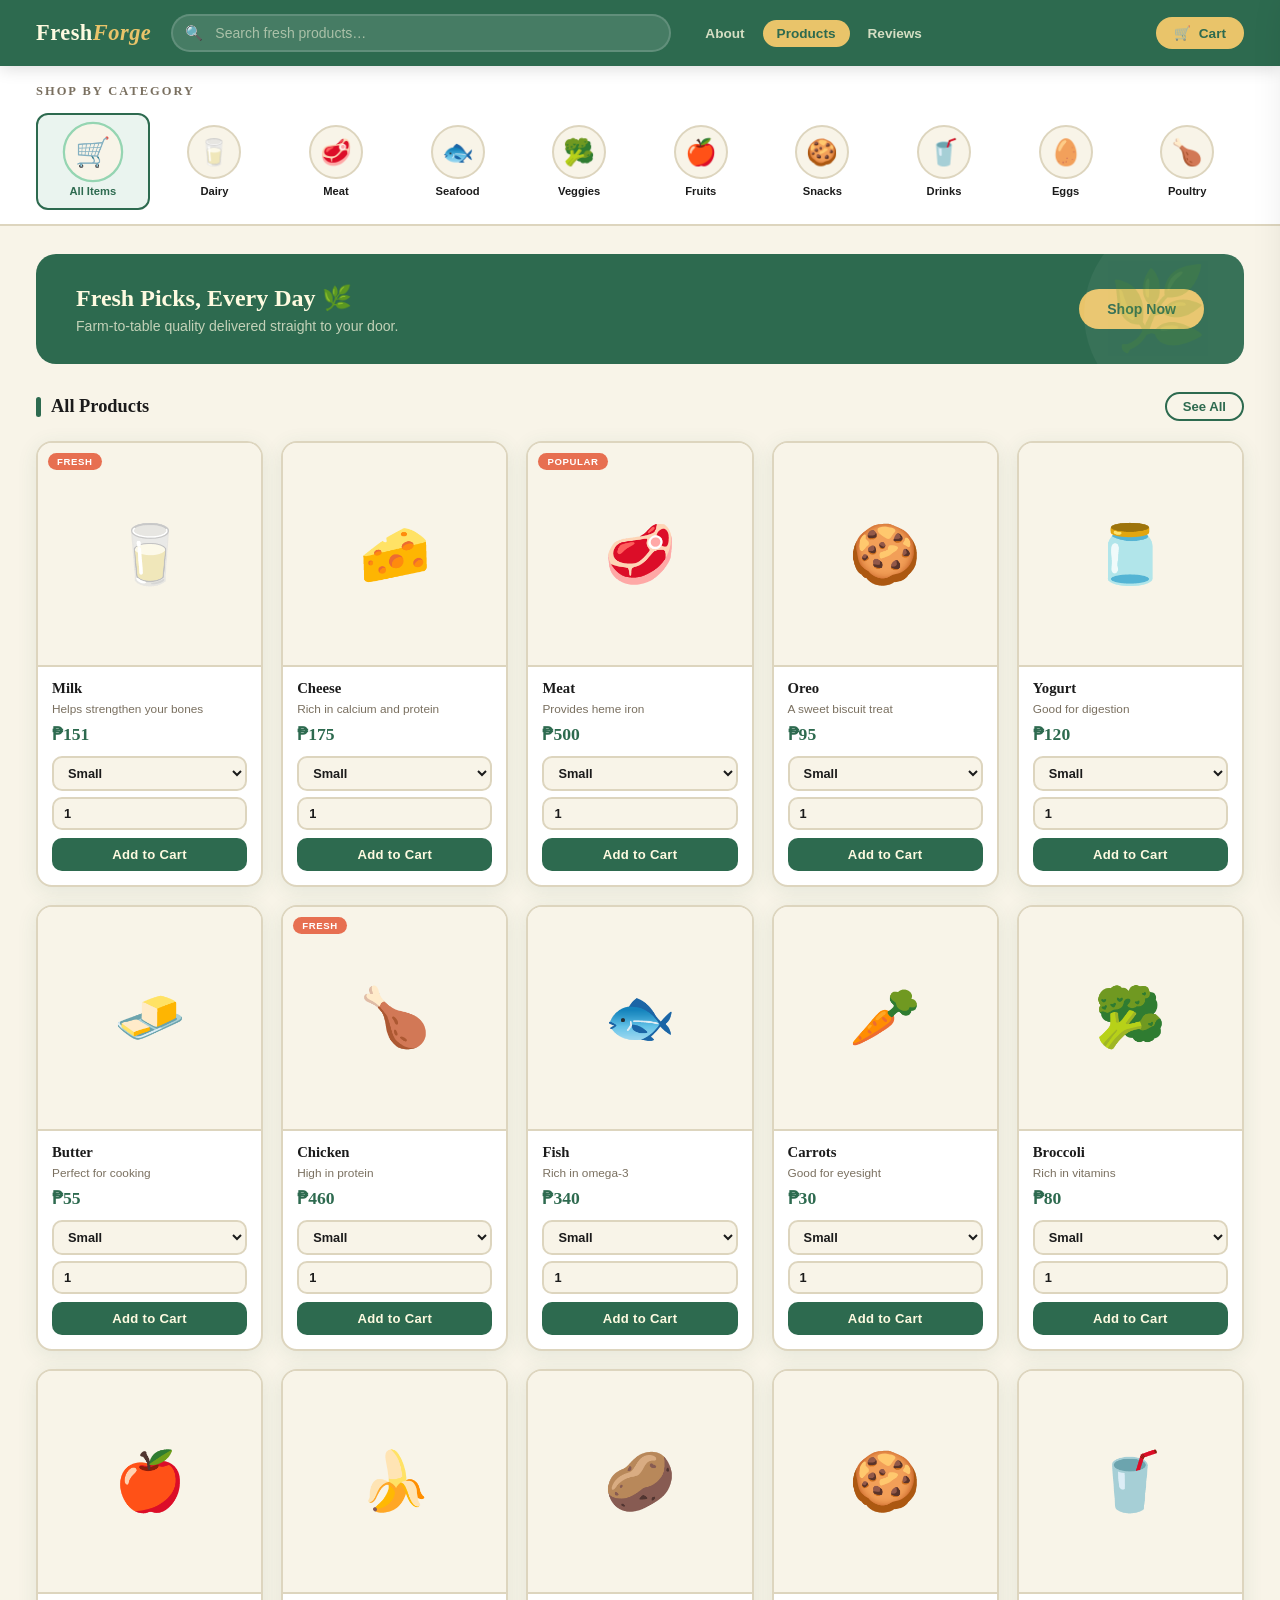
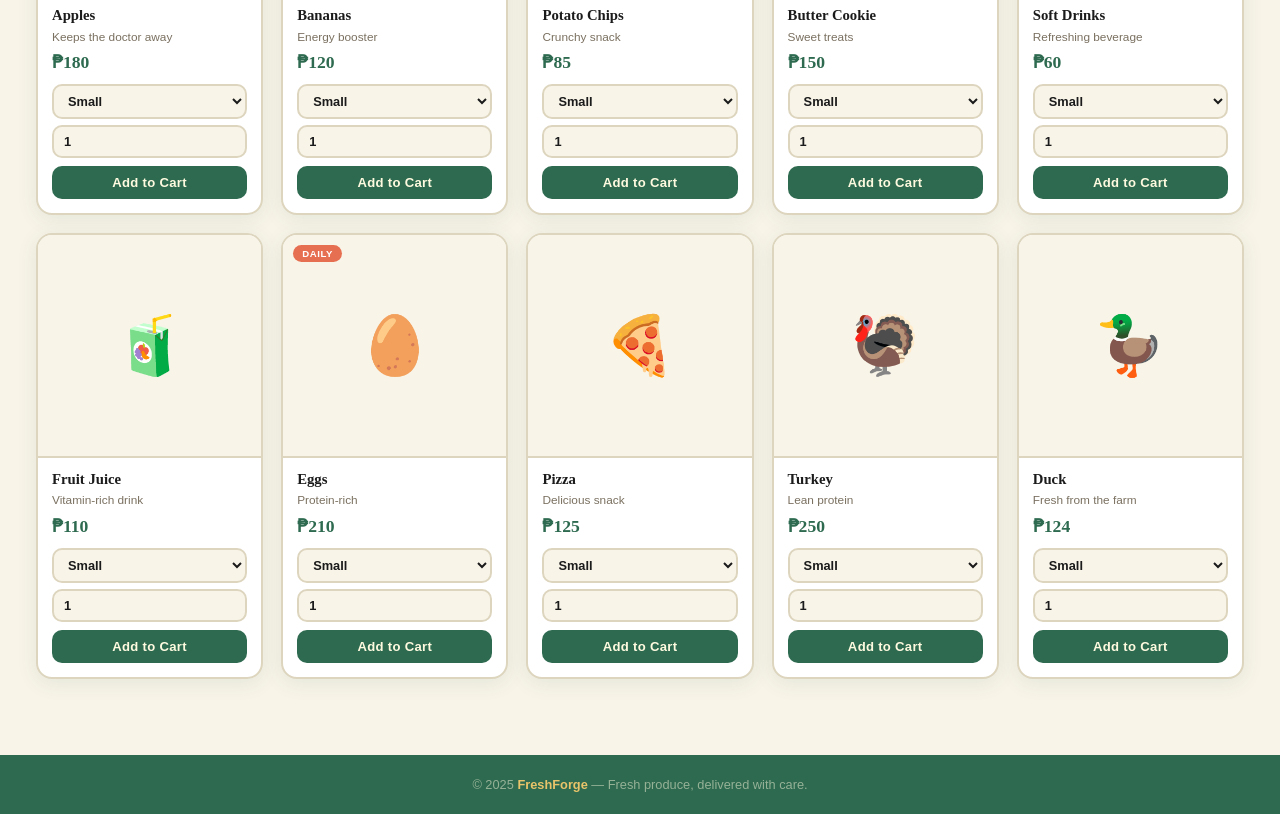
<file: index.html>
<!DOCTYPE html>
<html lang="en">
<head>
<meta charset="UTF-8"/>
<meta name="viewport" content="width=device-width, initial-scale=1.0"/>
<title>FreshForge</title>
<link href="Buyme.css" rel="stylesheet"/>
</head>

<body>
 
<nav class="navbar">
  <div class="logo">Fresh<em>Forge</em></div>
  <div class="search-box">
    <span class="search-icon">🔍</span>
    <input type="text" id="searchInput" placeholder="Search fresh products…"/>
  </div>
  <div class="nav-links">
    <a href="#">About</a>
    <a href="#" class="active">Products</a>
    <a href="#">Reviews</a>
  </div>
  <button class="cart-btn" id="cartBtn" onclick="toggleCart()">
    🛒 <span class="cart-label">Cart</span>
    <span class="cart-badge" id="cartBadge" style="display:none">0</span>
  </button>
</nav>
 
<div class="cart-overlay" id="cartOverlay" onclick="toggleCart()"></div>
 
<div class="cart-drawer" id="cartDrawer">
  <div class="cart-header">
    <span class="cart-title">🛒 Your Cart</span>
    <button class="cart-close" onclick="toggleCart()">✕</button>
  </div>
  <div class="cart-items" id="cartItems">
    <div class="cart-empty" id="cartEmpty">
      <span style="font-size:2.5rem">🛒</span>
      <p>Your cart is empty</p>
      <small>Add some fresh items!</small>
    </div>
  </div>
  <div class="cart-footer" id="cartFooter" style="display:none">
    <div class="cart-total-row">
      <span>Total</span>
      <span class="cart-total-price" id="cartTotal">₱0</span>
    </div>
    <button class="checkout-btn" onclick="checkout()">Checkout →</button>
    <button class="clear-btn" onclick="clearCart()">Clear cart</button>
  </div>
</div>
 
<div class="Elyu-section">
  <div class="Elyu-title">Shop by Category</div>
  <div class="Elyu-grid">
    <div class="Elyu-item active" onclick="filterCat(this,'all')">
      <div class="Elyu-icon">🛒</div><div class="Elyu-label">All Items</div>
    </div>
    <div class="Elyu-item" onclick="filterCat(this,'dairy')">
      <div class="Elyu-icon">🥛</div><div class="Elyu-label">Dairy</div>
    </div>
    <div class="Elyu-item" onclick="filterCat(this,'meat')">
      <div class="Elyu-icon">🥩</div><div class="Elyu-label">Meat</div>
    </div>
    <div class="Elyu-item" onclick="filterCat(this,'seafood')">
      <div class="Elyu-icon">🐟</div><div class="Elyu-label">Seafood</div>
    </div>
    <div class="Elyu-item" onclick="filterCat(this,'veggies')">
      <div class="Elyu-icon">🥦</div><div class="Elyu-label">Veggies</div>
    </div>
    <div class="Elyu-item" onclick="filterCat(this,'fruits')">
      <div class="Elyu-icon">🍎</div><div class="Elyu-label">Fruits</div>
    </div>
    <div class="Elyu-item" onclick="filterCat(this,'snacks')">
      <div class="Elyu-icon">🍪</div><div class="Elyu-label">Snacks</div>
    </div>
    <div class="Elyu-item" onclick="filterCat(this,'drinks')">
      <div class="Elyu-icon">🥤</div><div class="Elyu-label">Drinks</div>
    </div>
    <div class="Elyu-item" onclick="filterCat(this,'eggs')">
      <div class="Elyu-icon">🥚</div><div class="Elyu-label">Eggs</div>
    </div>
    <div class="Elyu-item" onclick="filterCat(this,'poultry')">
      <div class="Elyu-icon">🍗</div><div class="Elyu-label">Poultry</div>
    </div>
  </div>
</div>
 
<div class="main">
 
  <div class="work">
    <div class="work-text">
      <h2>Fresh Picks, Every Day 🌿</h2>
      <p>Farm-to-table quality delivered straight to your door.</p>
    </div>
    <button class="work-cta">Shop Now</button>
  </div>
 
  <div class="section-header">
    <div class="section-title" id="sectionTitle">All Products</div>
    <a href="#" class="see-all">See All</a>
  </div>
 
  <div class="product-grid" id="productGrid">
 
    <div class="product-card" data-cat="dairy">
      <div class="card-img-wrap">🥛<div class="card-badge">Fresh</div></div>
      <div class="card-body">
        <div class="card-name"> Milk</div>
        <div class="card-desc">Helps strengthen your bones</div>
        <div class="card-price">₱151</div>
        <div class="card-controls">
          <select><option>Small</option><option>Medium</option><option>Large</option></select>
          <input type="number" value="1" min="1"/>
          <button class="add-btn">Add to Cart</button>
        </div>
      </div>
    </div>
 
    <div class="product-card" data-cat="dairy">
      <div class="card-img-wrap">🧀</div>
      <div class="card-body">
        <div class="card-name"> Cheese</div>
        <div class="card-desc">Rich in calcium and protein</div>
        <div class="card-price">₱175</div>
        <div class="card-controls">
          <select><option>Small</option><option>Medium</option><option>Large</option></select>
          <input type="number" value="1" min="1"/>
          <button class="add-btn">Add to Cart</button>
        </div>
      </div>
    </div>
 
    <div class="product-card" data-cat="meat">
      <div class="card-img-wrap">🥩<div class="card-badge">Popular</div></div>
      <div class="card-body">
        <div class="card-name">Meat</div>
        <div class="card-desc">Provides heme iron</div>
        <div class="card-price">₱500</div>
        <div class="card-controls">
          <select><option>Small</option><option>Medium</option><option>Large</option></select>
          <input type="number" value="1" min="1"/>
          <button class="add-btn">Add to Cart</button>
        </div>
      </div>
    </div>
 
    <div class="product-card" data-cat="snacks">
      <div class="card-img-wrap">🍪</div>
      <div class="card-body">
        <div class="card-name">Oreo</div>
        <div class="card-desc">A sweet biscuit treat</div>
        <div class="card-price">₱95</div>
        <div class="card-controls">
          <select><option>Small</option><option>Medium</option><option>Large</option></select>
          <input type="number" value="1" min="1"/>
          <button class="add-btn">Add to Cart</button>
        </div>
      </div>
    </div>
 
    <div class="product-card" data-cat="dairy">
      <div class="card-img-wrap">🫙</div>
      <div class="card-body">
        <div class="card-name">Yogurt</div>
        <div class="card-desc">Good for digestion</div>
        <div class="card-price">₱120</div>
        <div class="card-controls">
          <select><option>Small</option><option>Medium</option><option>Large</option></select>
          <input type="number" value="1" min="1"/>
          <button class="add-btn">Add to Cart</button>
        </div>
      </div>
    </div>
 
    <div class="product-card" data-cat="dairy">
      <div class="card-img-wrap">🧈</div>
      <div class="card-body">
        <div class="card-name">Butter</div>
        <div class="card-desc">Perfect for cooking</div>
        <div class="card-price">₱55</div>
        <div class="card-controls">
          <select><option>Small</option><option>Medium</option><option>Large</option></select>
          <input type="number" value="1" min="1"/>
          <button class="add-btn">Add to Cart</button>
        </div>
      </div>
    </div>
 
    <div class="product-card" data-cat="poultry">
      <div class="card-img-wrap">🍗<div class="card-badge">Fresh</div></div>
      <div class="card-body">
        <div class="card-name">Chicken</div>
        <div class="card-desc">High in protein</div>
        <div class="card-price">₱460</div>
        <div class="card-controls">
          <select><option>Small</option><option>Medium</option><option>Large</option></select>
          <input type="number" value="1" min="1"/>
          <button class="add-btn">Add to Cart</button>
        </div>
      </div>
    </div>
 
    <div class="product-card" data-cat="seafood">
      <div class="card-img-wrap">🐟</div>
      <div class="card-body">
        <div class="card-name">Fish</div>
        <div class="card-desc">Rich in omega-3</div>
        <div class="card-price">₱340</div>
        <div class="card-controls">
          <select><option>Small</option><option>Medium</option><option>Large</option></select>
          <input type="number" value="1" min="1"/>
          <button class="add-btn">Add to Cart</button>
        </div>
      </div>
    </div>
 
    <div class="product-card" data-cat="veggies">
      <div class="card-img-wrap">🥕</div>
      <div class="card-body">
        <div class="card-name">Carrots</div>
        <div class="card-desc">Good for eyesight</div>
        <div class="card-price">₱30</div>
        <div class="card-controls">
          <select><option>Small</option><option>Medium</option><option>Large</option></select>
          <input type="number" value="1" min="1"/>
          <button class="add-btn">Add to Cart</button>
        </div>
      </div>
    </div>
 
    <div class="product-card" data-cat="veggies">
      <div class="card-img-wrap">🥦</div>
      <div class="card-body">
        <div class="card-name">Broccoli</div>
        <div class="card-desc">Rich in vitamins</div>
        <div class="card-price">₱80</div>
        <div class="card-controls">
          <select><option>Small</option><option>Medium</option><option>Large</option></select>
          <input type="number" value="1" min="1"/>
          <button class="add-btn">Add to Cart</button>
        </div>
      </div>
    </div>
 
    <div class="product-card" data-cat="fruits">
      <div class="card-img-wrap">🍎</div>
      <div class="card-body">
        <div class="card-name">Apples</div>
        <div class="card-desc">Keeps the doctor away</div>
        <div class="card-price">₱180</div>
        <div class="card-controls">
          <select><option>Small</option><option>Medium</option><option>Large</option></select>
          <input type="number" value="1" min="1"/>
          <button class="add-btn">Add to Cart</button>
        </div>
      </div>
    </div>
 
    <div class="product-card" data-cat="fruits">
      <div class="card-img-wrap">🍌</div>
      <div class="card-body">
        <div class="card-name">Bananas</div>
        <div class="card-desc">Energy booster</div>
        <div class="card-price">₱120</div>
        <div class="card-controls">
          <select><option>Small</option><option>Medium</option><option>Large</option></select>
          <input type="number" value="1" min="1"/>
          <button class="add-btn">Add to Cart</button>
        </div>
      </div>
    </div>
 
    <div class="product-card" data-cat="snacks">
      <div class="card-img-wrap">🥔</div>
      <div class="card-body">
        <div class="card-name">Potato Chips</div>
        <div class="card-desc">Crunchy snack</div>
        <div class="card-price">₱85</div>
        <div class="card-controls">
          <select><option>Small</option><option>Medium</option><option>Large</option></select>
          <input type="number" value="1" min="1"/>
          <button class="add-btn">Add to Cart</button>
        </div>
      </div>
    </div>
 
    <div class="product-card" data-cat="snacks">
      <div class="card-img-wrap">🍪</div>
      <div class="card-body">
        <div class="card-name">Butter Cookie</div>
        <div class="card-desc">Sweet treats</div>
        <div class="card-price">₱150</div>
        <div class="card-controls">
          <select><option>Small</option><option>Medium</option><option>Large</option></select>
          <input type="number" value="1" min="1"/>
          <button class="add-btn">Add to Cart</button>
        </div>
      </div>
    </div>
 
    <div class="product-card" data-cat="drinks">
      <div class="card-img-wrap">🥤</div>
      <div class="card-body">
        <div class="card-name">Soft Drinks</div>
        <div class="card-desc">Refreshing beverage</div>
        <div class="card-price">₱60</div>
        <div class="card-controls">
          <select><option>Small</option><option>Medium</option><option>Large</option></select>
          <input type="number" value="1" min="1"/>
          <button class="add-btn">Add to Cart</button>
        </div>
      </div>
    </div>
 
    <div class="product-card" data-cat="drinks">
      <div class="card-img-wrap">🧃</div>
      <div class="card-body">
        <div class="card-name">Fruit Juice</div>
        <div class="card-desc">Vitamin-rich drink</div>
        <div class="card-price">₱110</div>
        <div class="card-controls">
          <select><option>Small</option><option>Medium</option><option>Large</option></select>
          <input type="number" value="1" min="1"/>
          <button class="add-btn">Add to Cart</button>
        </div>
      </div>
    </div>
 
    <div class="product-card" data-cat="eggs">
      <div class="card-img-wrap">🥚<div class="card-badge">Daily</div></div>
      <div class="card-body">
        <div class="card-name">Eggs</div>
        <div class="card-desc">Protein-rich</div>
        <div class="card-price">₱210</div>
        <div class="card-controls">
          <select><option>Small</option><option>Medium</option><option>Large</option></select>
          <input type="number" value="1" min="1"/>
          <button class="add-btn">Add to Cart</button>
        </div>
      </div>
    </div>
 
    <div class="product-card" data-cat="snacks">
      <div class="card-img-wrap">🍕</div>
      <div class="card-body">
        <div class="card-name">Pizza</div>
        <div class="card-desc">Delicious snack</div>
        <div class="card-price">₱125</div>
        <div class="card-controls">
          <select><option>Small</option><option>Medium</option><option>Large</option></select>
          <input type="number" value="1" min="1"/>
          <button class="add-btn">Add to Cart</button>
        </div>
      </div>
    </div>

<div class="product-card" data-cat="poultry">
      <div class="card-img-wrap">🦃</div>
      <div class="card-body">
        <div class="card-name">Turkey</div>
        <div class="card-desc">Lean protein</div>
        <div class="card-price">₱250</div>
        <div class="card-controls">
          <select><option>Small</option><option>Medium</option><option>Large</option></select>
          <input type="number" value="1" min="1"/>
          <button class="add-btn">Add to Cart</button>
        </div>
      </div>
    </div>

<div class="product-card" data-cat="poultry">
      <div class="card-img-wrap">🦆</div>
      <div class="card-body">
        <div class="card-name">Duck</div>
        <div class="card-desc">Fresh from the farm</div>
        <div class="card-price">₱124</div>
        <div class="card-controls">
          <select><option>Small</option><option>Medium</option><option>Large</option></select>
          <input type="number" value="1" min="1"/>
          <button class="add-btn">Add to Cart</button>
        </div>
      </div>
    </div>

 
  </div>
</div>
 
<footer>© 2025 <span>FreshForge</span> — Fresh produce, delivered with care.</footer>
 
<script>
let cart = [];
 
document.querySelectorAll('.product-card .add-btn').forEach(function(btn) {
  btn.addEventListener('click', function() {
 
    const card = this.closest('.product-card');
 
    const name = card.querySelector('.card-name').textContent.trim();
 
    const priceText = card.querySelector('.card-price').textContent;
    const price = parseInt(priceText.replace('₱', '').replace(/,/g, ''));
 
    const qty = parseInt(card.querySelector('input[type="number"]').value) || 1;
 
    const size = card.querySelector('select').value;
 
    const key = name + '-' + size;
 
    const existing = cart.find(function(item) { return item.key === key; });
 
    if (existing) {
      existing.qty += qty;   // just increase quantity
    } else {
      cart.push({ key: key, name: name, price: price, qty: qty, size: size });
    }
 
    updateCartUI();
 
    const btn = this;
    btn.textContent = '✓ Added!';
    btn.style.background = '#26d0ce';
    btn.style.color = '#1a2980';
    setTimeout(function() {
      btn.textContent = 'Add to Cart';
      btn.style.background = '';
      btn.style.color = '';
    }, 1500);
 
  });
});
 
function updateCartUI() {
  const badge    = document.getElementById('cartBadge');
  const itemsEl  = document.getElementById('cartItems');
  const emptyEl  = document.getElementById('cartEmpty');
  const footerEl = document.getElementById('cartFooter');
  const totalEl  = document.getElementById('cartTotal');
 
  const totalQty   = cart.reduce(function(sum, i) { return sum + i.qty; }, 0);
  const totalPrice = cart.reduce(function(sum, i) { return sum + (i.price * i.qty); }, 0);
 
  badge.textContent = totalQty;
  badge.style.display = totalQty > 0 ? 'flex' : 'none';
 
  if (cart.length === 0) {
    emptyEl.style.display  = 'flex';
    footerEl.style.display = 'none';
  } else {
    emptyEl.style.display  = 'none';
    footerEl.style.display = 'flex';
  }
 
  itemsEl.querySelectorAll('.cart-item').forEach(function(el) { el.remove(); });
 
  cart.forEach(function(item) {
    const row = document.createElement('div');
    row.className = 'cart-item';
    row.innerHTML =
      '<div class="ci-info">' +
        '<div class="ci-name">' + item.name + '</div>' +
        '<div class="ci-size">' + item.size + '</div>' +
      '</div>' +
      '<div class="ci-controls">' +
        '<button class="ci-btn" onclick="changeQty(\'' + item.key + '\', -1)">−</button>' +
        '<span class="ci-qty">' + item.qty + '</span>' +
        '<button class="ci-btn" onclick="changeQty(\'' + item.key + '\', 1)">+</button>' +
      '</div>' +
      '<div class="ci-price">₱' + (item.price * item.qty).toLocaleString() + '</div>' +
      '<button class="ci-remove" onclick="removeItem(\'' + item.key + '\')">✕</button>';
 
    itemsEl.appendChild(row);
  });
 
  totalEl.textContent = '₱' + totalPrice.toLocaleString();
}
 
function changeQty(key, delta) {
  const item = cart.find(function(i) { return i.key === key; });
  if (!item) return;
  item.qty += delta;
  if (item.qty <= 0) {
    cart = cart.filter(function(i) { return i.key !== key; });
  }
  updateCartUI();
}
 
function removeItem(key) {
  cart = cart.filter(function(i) { return i.key !== key; });
  updateCartUI();
}
 
function clearCart() {
  cart = [];
  updateCartUI();
}
 
function toggleCart() {
  document.getElementById('cartDrawer').classList.toggle('open');
  document.getElementById('cartOverlay').classList.toggle('open');
  // Lock body scroll when cart is open
  const isOpen = document.getElementById('cartDrawer').classList.contains('open');
  document.body.style.overflow = isOpen ? 'hidden' : '';
}
 
function checkout() {
  if (cart.length === 0) return;
  const total = cart.reduce(function(sum, i) { return sum + i.price * i.qty; }, 0);
  alert('Order placed!\nTotal: ₱' + total.toLocaleString() + '\n\nThank you for shopping at FreshForge! 🎉');
  clearCart();
  toggleCart();
}
 
function filterCat(el, cat) {
  document.querySelectorAll('.Elyu-item').forEach(function(i) { i.classList.remove('active'); });
  el.classList.add('active');
  document.querySelectorAll('.product-card').forEach(function(c) {
    c.style.display = (cat === 'all' || c.dataset.cat === cat) ? 'flex' : 'none';
  });
  const label = cat === 'all' ? 'All Products' : el.querySelector('.Elyu-label').textContent;
  document.getElementById('sectionTitle').textContent = label;
}
 
document.getElementById('searchInput').addEventListener('input', function() {
  const q = this.value.toLowerCase();
  document.querySelectorAll('.product-card').forEach(function(c) {
    const name = c.querySelector('.card-name').textContent.toLowerCase();
    c.style.display = name.includes(q) ? 'flex' : 'none';
  });
});
</script>
 
</body>
</html>
</file>
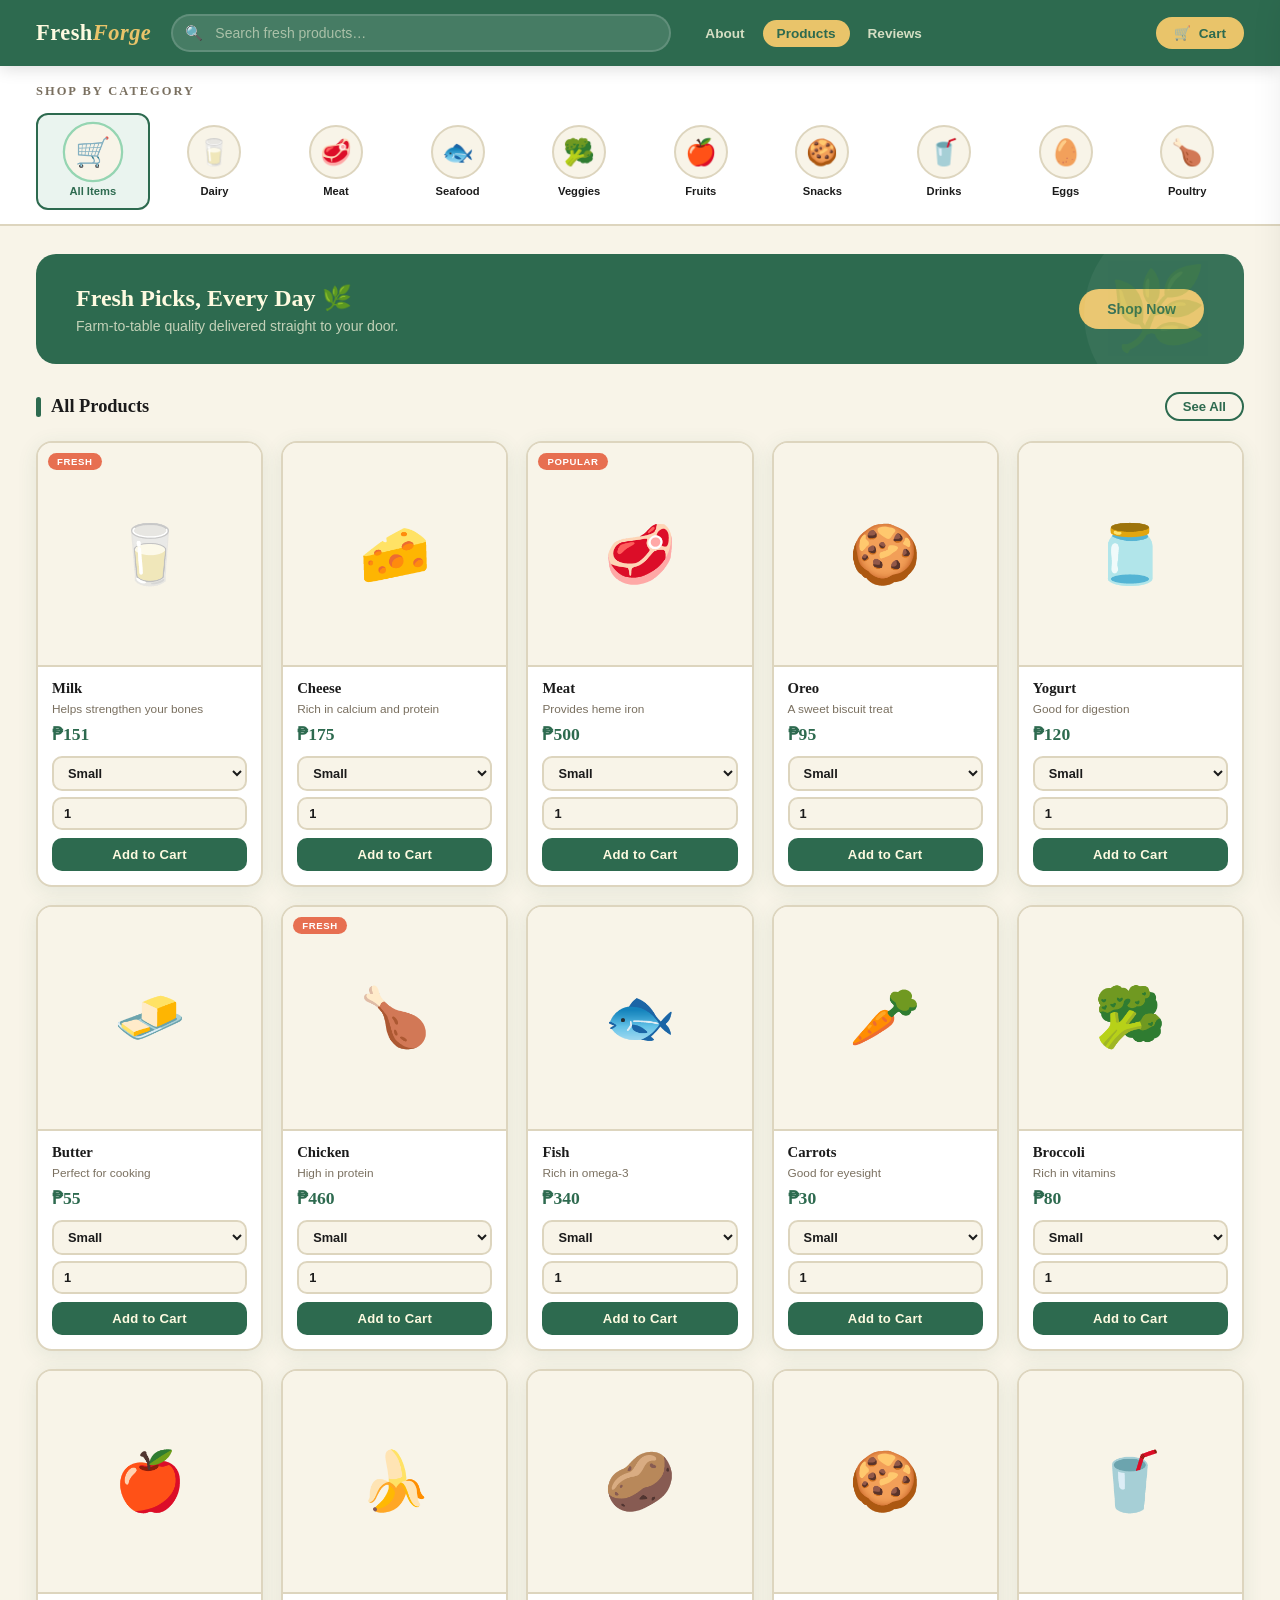
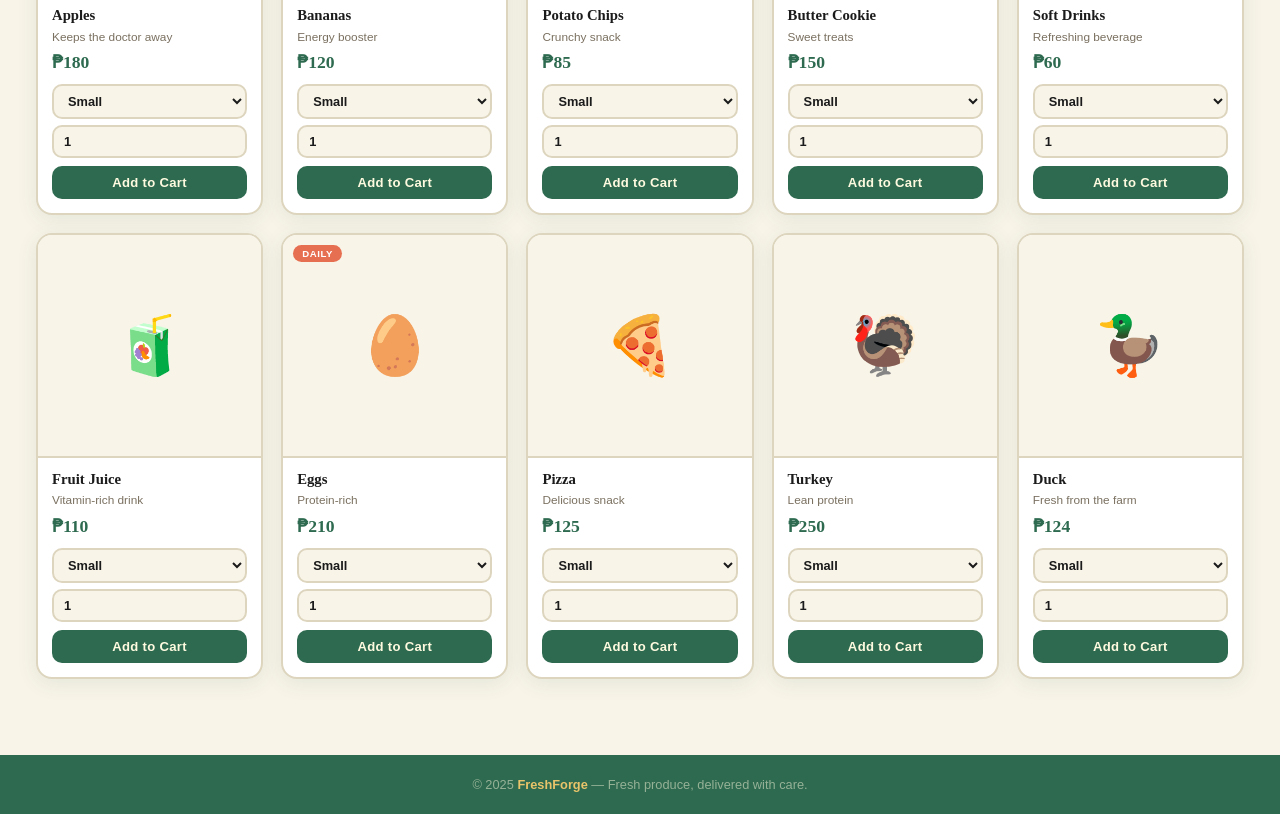
<file: Buyme.html>
<!DOCTYPE html>
<html lang="en">
<head>
<meta charset="UTF-8"/>
<meta name="viewport" content="width=device-width, initial-scale=1.0"/>
<title>FreshForge</title>
<link href="Buyme.css" rel="stylesheet"/>
</head>

<body>
 
<nav class="navbar">
  <div class="logo">Fresh<em>Forge</em></div>
  <div class="search-box">
    <span class="search-icon">🔍</span>
    <input type="text" id="searchInput" placeholder="Search fresh products…"/>
  </div>
  <div class="nav-links">
    <a href="#">About</a>
    <a href="#" class="active">Products</a>
    <a href="#">Reviews</a>
  </div>
  <button class="cart-btn" id="cartBtn" onclick="toggleCart()">
    🛒 <span class="cart-label">Cart</span>
    <span class="cart-badge" id="cartBadge" style="display:none">0</span>
  </button>
</nav>
 
<div class="cart-overlay" id="cartOverlay" onclick="toggleCart()"></div>
 
<div class="cart-drawer" id="cartDrawer">
  <div class="cart-header">
    <span class="cart-title">🛒 Your Cart</span>
    <button class="cart-close" onclick="toggleCart()">✕</button>
  </div>
  <div class="cart-items" id="cartItems">
    <div class="cart-empty" id="cartEmpty">
      <span style="font-size:2.5rem">🛒</span>
      <p>Your cart is empty</p>
      <small>Add some fresh items!</small>
    </div>
  </div>
  <div class="cart-footer" id="cartFooter" style="display:none">
    <div class="cart-total-row">
      <span>Total</span>
      <span class="cart-total-price" id="cartTotal">₱0</span>
    </div>
    <button class="checkout-btn" onclick="checkout()">Checkout →</button>
    <button class="clear-btn" onclick="clearCart()">Clear cart</button>
  </div>
</div>
 
<div class="Elyu-section">
  <div class="Elyu-title">Shop by Category</div>
  <div class="Elyu-grid">
    <div class="Elyu-item active" onclick="filterCat(this,'all')">
      <div class="Elyu-icon">🛒</div><div class="Elyu-label">All Items</div>
    </div>
    <div class="Elyu-item" onclick="filterCat(this,'dairy')">
      <div class="Elyu-icon">🥛</div><div class="Elyu-label">Dairy</div>
    </div>
    <div class="Elyu-item" onclick="filterCat(this,'meat')">
      <div class="Elyu-icon">🥩</div><div class="Elyu-label">Meat</div>
    </div>
    <div class="Elyu-item" onclick="filterCat(this,'seafood')">
      <div class="Elyu-icon">🐟</div><div class="Elyu-label">Seafood</div>
    </div>
    <div class="Elyu-item" onclick="filterCat(this,'veggies')">
      <div class="Elyu-icon">🥦</div><div class="Elyu-label">Veggies</div>
    </div>
    <div class="Elyu-item" onclick="filterCat(this,'fruits')">
      <div class="Elyu-icon">🍎</div><div class="Elyu-label">Fruits</div>
    </div>
    <div class="Elyu-item" onclick="filterCat(this,'snacks')">
      <div class="Elyu-icon">🍪</div><div class="Elyu-label">Snacks</div>
    </div>
    <div class="Elyu-item" onclick="filterCat(this,'drinks')">
      <div class="Elyu-icon">🥤</div><div class="Elyu-label">Drinks</div>
    </div>
    <div class="Elyu-item" onclick="filterCat(this,'eggs')">
      <div class="Elyu-icon">🥚</div><div class="Elyu-label">Eggs</div>
    </div>
    <div class="Elyu-item" onclick="filterCat(this,'poultry')">
      <div class="Elyu-icon">🍗</div><div class="Elyu-label">Poultry</div>
    </div>
  </div>
</div>
 
<div class="main">
 
  <div class="work">
    <div class="work-text">
      <h2>Fresh Picks, Every Day 🌿</h2>
      <p>Farm-to-table quality delivered straight to your door.</p>
    </div>
    <button class="work-cta">Shop Now</button>
  </div>
 
  <div class="section-header">
    <div class="section-title" id="sectionTitle">All Products</div>
    <a href="#" class="see-all">See All</a>
  </div>
 
  <div class="product-grid" id="productGrid">
 
    <div class="product-card" data-cat="dairy">
      <div class="card-img-wrap">🥛<div class="card-badge">Fresh</div></div>
      <div class="card-body">
        <div class="card-name"> Milk</div>
        <div class="card-desc">Helps strengthen your bones</div>
        <div class="card-price">₱151</div>
        <div class="card-controls">
          <select><option>Small</option><option>Medium</option><option>Large</option></select>
          <input type="number" value="1" min="1"/>
          <button class="add-btn">Add to Cart</button>
        </div>
      </div>
    </div>
 
    <div class="product-card" data-cat="dairy">
      <div class="card-img-wrap">🧀</div>
      <div class="card-body">
        <div class="card-name"> Cheese</div>
        <div class="card-desc">Rich in calcium and protein</div>
        <div class="card-price">₱175</div>
        <div class="card-controls">
          <select><option>Small</option><option>Medium</option><option>Large</option></select>
          <input type="number" value="1" min="1"/>
          <button class="add-btn">Add to Cart</button>
        </div>
      </div>
    </div>
 
    <div class="product-card" data-cat="meat">
      <div class="card-img-wrap">🥩<div class="card-badge">Popular</div></div>
      <div class="card-body">
        <div class="card-name">Meat</div>
        <div class="card-desc">Provides heme iron</div>
        <div class="card-price">₱500</div>
        <div class="card-controls">
          <select><option>Small</option><option>Medium</option><option>Large</option></select>
          <input type="number" value="1" min="1"/>
          <button class="add-btn">Add to Cart</button>
        </div>
      </div>
    </div>
 
    <div class="product-card" data-cat="snacks">
      <div class="card-img-wrap">🍪</div>
      <div class="card-body">
        <div class="card-name">Oreo</div>
        <div class="card-desc">A sweet biscuit treat</div>
        <div class="card-price">₱95</div>
        <div class="card-controls">
          <select><option>Small</option><option>Medium</option><option>Large</option></select>
          <input type="number" value="1" min="1"/>
          <button class="add-btn">Add to Cart</button>
        </div>
      </div>
    </div>
 
    <div class="product-card" data-cat="dairy">
      <div class="card-img-wrap">🫙</div>
      <div class="card-body">
        <div class="card-name">Yogurt</div>
        <div class="card-desc">Good for digestion</div>
        <div class="card-price">₱120</div>
        <div class="card-controls">
          <select><option>Small</option><option>Medium</option><option>Large</option></select>
          <input type="number" value="1" min="1"/>
          <button class="add-btn">Add to Cart</button>
        </div>
      </div>
    </div>
 
    <div class="product-card" data-cat="dairy">
      <div class="card-img-wrap">🧈</div>
      <div class="card-body">
        <div class="card-name">Butter</div>
        <div class="card-desc">Perfect for cooking</div>
        <div class="card-price">₱55</div>
        <div class="card-controls">
          <select><option>Small</option><option>Medium</option><option>Large</option></select>
          <input type="number" value="1" min="1"/>
          <button class="add-btn">Add to Cart</button>
        </div>
      </div>
    </div>
 
    <div class="product-card" data-cat="poultry">
      <div class="card-img-wrap">🍗<div class="card-badge">Fresh</div></div>
      <div class="card-body">
        <div class="card-name">Chicken</div>
        <div class="card-desc">High in protein</div>
        <div class="card-price">₱460</div>
        <div class="card-controls">
          <select><option>Small</option><option>Medium</option><option>Large</option></select>
          <input type="number" value="1" min="1"/>
          <button class="add-btn">Add to Cart</button>
        </div>
      </div>
    </div>
 
    <div class="product-card" data-cat="seafood">
      <div class="card-img-wrap">🐟</div>
      <div class="card-body">
        <div class="card-name">Fish</div>
        <div class="card-desc">Rich in omega-3</div>
        <div class="card-price">₱340</div>
        <div class="card-controls">
          <select><option>Small</option><option>Medium</option><option>Large</option></select>
          <input type="number" value="1" min="1"/>
          <button class="add-btn">Add to Cart</button>
        </div>
      </div>
    </div>
 
    <div class="product-card" data-cat="veggies">
      <div class="card-img-wrap">🥕</div>
      <div class="card-body">
        <div class="card-name">Carrots</div>
        <div class="card-desc">Good for eyesight</div>
        <div class="card-price">₱30</div>
        <div class="card-controls">
          <select><option>Small</option><option>Medium</option><option>Large</option></select>
          <input type="number" value="1" min="1"/>
          <button class="add-btn">Add to Cart</button>
        </div>
      </div>
    </div>
 
    <div class="product-card" data-cat="veggies">
      <div class="card-img-wrap">🥦</div>
      <div class="card-body">
        <div class="card-name">Broccoli</div>
        <div class="card-desc">Rich in vitamins</div>
        <div class="card-price">₱80</div>
        <div class="card-controls">
          <select><option>Small</option><option>Medium</option><option>Large</option></select>
          <input type="number" value="1" min="1"/>
          <button class="add-btn">Add to Cart</button>
        </div>
      </div>
    </div>
 
    <div class="product-card" data-cat="fruits">
      <div class="card-img-wrap">🍎</div>
      <div class="card-body">
        <div class="card-name">Apples</div>
        <div class="card-desc">Keeps the doctor away</div>
        <div class="card-price">₱180</div>
        <div class="card-controls">
          <select><option>Small</option><option>Medium</option><option>Large</option></select>
          <input type="number" value="1" min="1"/>
          <button class="add-btn">Add to Cart</button>
        </div>
      </div>
    </div>
 
    <div class="product-card" data-cat="fruits">
      <div class="card-img-wrap">🍌</div>
      <div class="card-body">
        <div class="card-name">Bananas</div>
        <div class="card-desc">Energy booster</div>
        <div class="card-price">₱120</div>
        <div class="card-controls">
          <select><option>Small</option><option>Medium</option><option>Large</option></select>
          <input type="number" value="1" min="1"/>
          <button class="add-btn">Add to Cart</button>
        </div>
      </div>
    </div>
 
    <div class="product-card" data-cat="snacks">
      <div class="card-img-wrap">🥔</div>
      <div class="card-body">
        <div class="card-name">Potato Chips</div>
        <div class="card-desc">Crunchy snack</div>
        <div class="card-price">₱85</div>
        <div class="card-controls">
          <select><option>Small</option><option>Medium</option><option>Large</option></select>
          <input type="number" value="1" min="1"/>
          <button class="add-btn">Add to Cart</button>
        </div>
      </div>
    </div>
 
    <div class="product-card" data-cat="snacks">
      <div class="card-img-wrap">🍪</div>
      <div class="card-body">
        <div class="card-name">Butter Cookie</div>
        <div class="card-desc">Sweet treats</div>
        <div class="card-price">₱150</div>
        <div class="card-controls">
          <select><option>Small</option><option>Medium</option><option>Large</option></select>
          <input type="number" value="1" min="1"/>
          <button class="add-btn">Add to Cart</button>
        </div>
      </div>
    </div>
 
    <div class="product-card" data-cat="drinks">
      <div class="card-img-wrap">🥤</div>
      <div class="card-body">
        <div class="card-name">Soft Drinks</div>
        <div class="card-desc">Refreshing beverage</div>
        <div class="card-price">₱60</div>
        <div class="card-controls">
          <select><option>Small</option><option>Medium</option><option>Large</option></select>
          <input type="number" value="1" min="1"/>
          <button class="add-btn">Add to Cart</button>
        </div>
      </div>
    </div>
 
    <div class="product-card" data-cat="drinks">
      <div class="card-img-wrap">🧃</div>
      <div class="card-body">
        <div class="card-name">Fruit Juice</div>
        <div class="card-desc">Vitamin-rich drink</div>
        <div class="card-price">₱110</div>
        <div class="card-controls">
          <select><option>Small</option><option>Medium</option><option>Large</option></select>
          <input type="number" value="1" min="1"/>
          <button class="add-btn">Add to Cart</button>
        </div>
      </div>
    </div>
 
    <div class="product-card" data-cat="eggs">
      <div class="card-img-wrap">🥚<div class="card-badge">Daily</div></div>
      <div class="card-body">
        <div class="card-name">Eggs</div>
        <div class="card-desc">Protein-rich</div>
        <div class="card-price">₱210</div>
        <div class="card-controls">
          <select><option>Small</option><option>Medium</option><option>Large</option></select>
          <input type="number" value="1" min="1"/>
          <button class="add-btn">Add to Cart</button>
        </div>
      </div>
    </div>
 
    <div class="product-card" data-cat="snacks">
      <div class="card-img-wrap">🍕</div>
      <div class="card-body">
        <div class="card-name">Pizza</div>
        <div class="card-desc">Delicious snack</div>
        <div class="card-price">₱125</div>
        <div class="card-controls">
          <select><option>Small</option><option>Medium</option><option>Large</option></select>
          <input type="number" value="1" min="1"/>
          <button class="add-btn">Add to Cart</button>
        </div>
      </div>
    </div>

<div class="product-card" data-cat="poultry">
      <div class="card-img-wrap">🦃</div>
      <div class="card-body">
        <div class="card-name">Turkey</div>
        <div class="card-desc">Lean protein</div>
        <div class="card-price">₱250</div>
        <div class="card-controls">
          <select><option>Small</option><option>Medium</option><option>Large</option></select>
          <input type="number" value="1" min="1"/>
          <button class="add-btn">Add to Cart</button>
        </div>
      </div>
    </div>

<div class="product-card" data-cat="poultry">
      <div class="card-img-wrap">🦆</div>
      <div class="card-body">
        <div class="card-name">Duck</div>
        <div class="card-desc">Fresh from the farm</div>
        <div class="card-price">₱124</div>
        <div class="card-controls">
          <select><option>Small</option><option>Medium</option><option>Large</option></select>
          <input type="number" value="1" min="1"/>
          <button class="add-btn">Add to Cart</button>
        </div>
      </div>
    </div>

 
  </div>
</div>
 
<footer>© 2025 <span>FreshForge</span> — Fresh produce, delivered with care.</footer>
 
<script>
let cart = [];
 
document.querySelectorAll('.product-card .add-btn').forEach(function(btn) {
  btn.addEventListener('click', function() {
 
    const card = this.closest('.product-card');
 
    const name = card.querySelector('.card-name').textContent.trim();
 
    const priceText = card.querySelector('.card-price').textContent;
    const price = parseInt(priceText.replace('₱', '').replace(/,/g, ''));
 
    const qty = parseInt(card.querySelector('input[type="number"]').value) || 1;
 
    const size = card.querySelector('select').value;
 
    const key = name + '-' + size;
 
    const existing = cart.find(function(item) { return item.key === key; });
 
    if (existing) {
      existing.qty += qty;   // just increase quantity
    } else {
      cart.push({ key: key, name: name, price: price, qty: qty, size: size });
    }
 
    updateCartUI();
 
    const btn = this;
    btn.textContent = '✓ Added!';
    btn.style.background = '#26d0ce';
    btn.style.color = '#1a2980';
    setTimeout(function() {
      btn.textContent = 'Add to Cart';
      btn.style.background = '';
      btn.style.color = '';
    }, 1500);
 
  });
});
 
function updateCartUI() {
  const badge    = document.getElementById('cartBadge');
  const itemsEl  = document.getElementById('cartItems');
  const emptyEl  = document.getElementById('cartEmpty');
  const footerEl = document.getElementById('cartFooter');
  const totalEl  = document.getElementById('cartTotal');
 
  const totalQty   = cart.reduce(function(sum, i) { return sum + i.qty; }, 0);
  const totalPrice = cart.reduce(function(sum, i) { return sum + (i.price * i.qty); }, 0);
 
  badge.textContent = totalQty;
  badge.style.display = totalQty > 0 ? 'flex' : 'none';
 
  if (cart.length === 0) {
    emptyEl.style.display  = 'flex';
    footerEl.style.display = 'none';
  } else {
    emptyEl.style.display  = 'none';
    footerEl.style.display = 'flex';
  }
 
  itemsEl.querySelectorAll('.cart-item').forEach(function(el) { el.remove(); });
 
  cart.forEach(function(item) {
    const row = document.createElement('div');
    row.className = 'cart-item';
    row.innerHTML =
      '<div class="ci-info">' +
        '<div class="ci-name">' + item.name + '</div>' +
        '<div class="ci-size">' + item.size + '</div>' +
      '</div>' +
      '<div class="ci-controls">' +
        '<button class="ci-btn" onclick="changeQty(\'' + item.key + '\', -1)">−</button>' +
        '<span class="ci-qty">' + item.qty + '</span>' +
        '<button class="ci-btn" onclick="changeQty(\'' + item.key + '\', 1)">+</button>' +
      '</div>' +
      '<div class="ci-price">₱' + (item.price * item.qty).toLocaleString() + '</div>' +
      '<button class="ci-remove" onclick="removeItem(\'' + item.key + '\')">✕</button>';
 
    itemsEl.appendChild(row);
  });
 
  totalEl.textContent = '₱' + totalPrice.toLocaleString();
}
 
function changeQty(key, delta) {
  const item = cart.find(function(i) { return i.key === key; });
  if (!item) return;
  item.qty += delta;
  if (item.qty <= 0) {
    cart = cart.filter(function(i) { return i.key !== key; });
  }
  updateCartUI();
}
 
function removeItem(key) {
  cart = cart.filter(function(i) { return i.key !== key; });
  updateCartUI();
}
 
function clearCart() {
  cart = [];
  updateCartUI();
}
 
function toggleCart() {
  document.getElementById('cartDrawer').classList.toggle('open');
  document.getElementById('cartOverlay').classList.toggle('open');
  // Lock body scroll when cart is open
  const isOpen = document.getElementById('cartDrawer').classList.contains('open');
  document.body.style.overflow = isOpen ? 'hidden' : '';
}
 
function checkout() {
  if (cart.length === 0) return;
  const total = cart.reduce(function(sum, i) { return sum + i.price * i.qty; }, 0);
  alert('Order placed!\nTotal: ₱' + total.toLocaleString() + '\n\nThank you for shopping at FreshForge! 🎉');
  clearCart();
  toggleCart();
}
 
function filterCat(el, cat) {
  document.querySelectorAll('.Elyu-item').forEach(function(i) { i.classList.remove('active'); });
  el.classList.add('active');
  document.querySelectorAll('.product-card').forEach(function(c) {
    c.style.display = (cat === 'all' || c.dataset.cat === cat) ? 'flex' : 'none';
  });
  const label = cat === 'all' ? 'All Products' : el.querySelector('.Elyu-label').textContent;
  document.getElementById('sectionTitle').textContent = label;
}
 
document.getElementById('searchInput').addEventListener('input', function() {
  const q = this.value.toLowerCase();
  document.querySelectorAll('.product-card').forEach(function(c) {
    const name = c.querySelector('.card-name').textContent.toLowerCase();
    c.style.display = name.includes(q) ? 'flex' : 'none';
  });
});
</script>
 
</body>
</html>
</file>
<file: Buyme.css>
:root {
--green:      #2d6a4f;
--green-mid:  #40916c;
--green-light:#95d5b2;
--cream:      #fefae0;
--warm:       #f8f4e8;
--amber:      #e9c46a;
--coral:      #e76f51;
--text:       #1b1b1b;
--muted:      #7a7060;
--border:     #ddd5be;
--white:      #ffffff;
--radius:     16px;
--shadow:     0 4px 20px rgba(45,106,79,0.10);
--shadow-hover: 0 10px 32px rgba(45,106,79,0.18);
}
 
*, *::before, *::after { box-sizing: border-box; margin: 0; padding: 0; }
 
body {
  font-family: 'Nunito', sans-serif;
  background: var(--warm);
  color: var(--text);
  min-height: 100vh;
}
 
.navbar {
  background: var(--green);
  padding: 0 36px;
  height: 66px;
  display: flex;
  align-items: center;
  gap: 20px;
  position: sticky;
  top: 0;
  z-index: 200;
  box-shadow: 0 2px 16px rgba(0,0,0,0.15);
}
 
.logo {
  font-family: 'Playfair Display', serif;
  font-weight: 800;
  font-size: 1.4rem;
  color: var(--cream);
  letter-spacing: 0.5px;
  white-space: nowrap;
}
.logo em {
  color: var(--amber);
  font-style: italic;
}
 
.search-box {
  flex: 1;
  max-width: 500px;
  position: relative;
}
.search-box input {
  width: 100%;
  padding: 9px 18px 9px 42px;
  border-radius: 30px;
  border: 2px solid rgba(255,255,255,0.15);
  outline: none;
  font-family: 'Nunito', sans-serif;
  font-size: 0.875rem;
  font-weight: 500;
  background: rgba(255,255,255,0.12);
  color: var(--cream);
  transition: all 0.22s;
}
.search-box input::placeholder { color: rgba(254,250,224,0.55); }
.search-box input:focus {
  background: rgba(255,255,255,0.2);
  border-color: var(--amber);
}
.search-icon {
  position: absolute; left: 14px; top: 50%;
  transform: translateY(-50%);
  font-size: 0.9rem;
  pointer-events: none;
}
 
.nav-links { display: flex; gap: 4px; }
.nav-links a {
  color: rgba(254,250,224,0.8);
  text-decoration: none;
  font-size: 0.85rem;
  font-weight: 600;
  padding: 6px 14px;
  border-radius: 20px;
  transition: all 0.2s;
}
.nav-links a:hover { background: rgba(255,255,255,0.12); color: var(--cream); }
.nav-links a.active {
  background: var(--amber);
  color: var(--green);
}
 
.cart-btn {
  margin-left: auto;
  display: flex;
  align-items: center;
  gap: 8px;
  background: var(--amber);
  border: none;
  color: var(--green);
  padding: 8px 18px;
  border-radius: 30px;
  font-family: 'Nunito', sans-serif;
  font-size: 0.85rem;
  font-weight: 700;
  cursor: pointer;
  transition: all 0.2s;
  white-space: nowrap;
}
.cart-btn:hover {
  background: var(--cream);
  transform: translateY(-1px);
  box-shadow: 0 4px 12px rgba(0,0,0,0.15);
}
.cart-label { display: inline; }
.cart-badge {
  background: var(--coral);
  color: #fff;
  font-size: 0.68rem;
  font-weight: 700;
  width: 20px; height: 20px;
  border-radius: 50%;
  display: flex;
  align-items: center;
  justify-content: center;
  animation: popIn 0.25s ease;
}
@keyframes popIn {
  0%   { transform: scale(0); }
  70%  { transform: scale(1.35); }
  100% { transform: scale(1); }
}
 
.cart-overlay {
  position: fixed; inset: 0;
  background: rgba(0,0,0,0);
  z-index: 300;
  pointer-events: none;
  transition: background 0.3s;
}
.cart-overlay.open {
  background: rgba(27,27,27,0.5);
  pointer-events: all;
}
 
.cart-drawer {
  position: fixed;
  top: 0; right: -420px;
  width: 400px; max-width: 95vw;
  height: 100vh;
  background: var(--cream);
  z-index: 400;
  display: flex;
  flex-direction: column;
  box-shadow: -6px 0 40px rgba(0,0,0,0.14);
  transition: right 0.32s cubic-bezier(0.4, 0, 0.2, 1);
}
.cart-drawer.open { right: 0; }
 
.cart-header {
  display: flex;
  align-items: center;
  justify-content: space-between;
  padding: 20px 24px;
  background: var(--green);
  flex-shrink: 0;
}
.cart-title {
  font-family: 'Playfair Display', serif;
  font-size: 1.15rem;
  font-weight: 700;
  color: var(--cream);
}
.cart-close {
  background: rgba(255,255,255,0.15);
  border: none; color: var(--cream);
  width: 32px; height: 32px;
  border-radius: 50%;
  cursor: pointer; font-size: 0.9rem;
  display: flex; align-items: center; justify-content: center;
  transition: background 0.2s;
}
.cart-close:hover { background: rgba(255,255,255,0.28); }
 
.cart-items {
  flex: 1;
  overflow-y: auto;
  padding: 16px;
  display: flex;
  flex-direction: column;
  gap: 10px;
}
.cart-empty {
  flex: 1;
  display: flex; flex-direction: column;
  align-items: center; justify-content: center;
  gap: 8px; color: var(--muted); padding: 40px 0;
}
.cart-empty p { font-size: 1rem; font-weight: 700; color: var(--text); }
.cart-empty small { font-size: 0.82rem; }
 
.cart-item {
  display: flex; align-items: center; gap: 10px;
  background: var(--white);
  border: 1.5px solid var(--border);
  border-radius: 12px;
  padding: 10px 12px;
  animation: slideIn 0.2s ease;
}
@keyframes slideIn {
  from { opacity: 0; transform: translateX(18px); }
  to   { opacity: 1; transform: translateX(0); }
}
.ci-info { flex: 1; min-width: 0; }
.ci-name {
  font-size: 0.85rem; font-weight: 700; color: var(--text);
  white-space: nowrap; overflow: hidden; text-overflow: ellipsis;
}
.ci-size { font-size: 0.72rem; color: var(--muted); margin-top: 1px; }
.ci-controls { display: flex; align-items: center; gap: 6px; }
.ci-btn {
  width: 26px; height: 26px;
  border-radius: 50%;
  border: 1.5px solid var(--border);
  background: var(--warm);
  color: var(--text);
  font-size: 1rem; cursor: pointer;
  display: flex; align-items: center; justify-content: center;
  transition: all 0.15s;
}
.ci-btn:hover { background: var(--green); color: #fff; border-color: var(--green); }
.ci-qty { font-size: 0.88rem; font-weight: 700; min-width: 18px; text-align: center; }
.ci-price {
  font-family: 'Playfair Display', serif;
  font-size: 0.9rem; font-weight: 700;
  color: var(--coral);
  min-width: 60px; text-align: right;
}
.ci-remove {
  background: none; border: none;
  color: var(--muted); font-size: 0.75rem;
  cursor: pointer; padding: 4px; border-radius: 4px;
  transition: color 0.15s;
}
.ci-remove:hover { color: var(--coral); }
 
.cart-footer {
  flex-direction: column; gap: 10px;
  padding: 16px 20px 24px;
  border-top: 2px dashed var(--border);
  background: var(--warm);
  flex-shrink: 0;
}
.cart-total-row {
  display: flex; justify-content: space-between; align-items: center;
  font-size: 0.9rem; font-weight: 600; color: var(--muted);
  padding-bottom: 4px;
}
.cart-total-price {
  font-family: 'Playfair Display', serif;
  font-size: 1.3rem; font-weight: 700; color: var(--green);
}
.checkout-btn {
  width: 100%; padding: 13px;
  background: var(--green); color: var(--cream);
  border: none; border-radius: 30px;
  font-family: 'Nunito', sans-serif;
  font-size: 0.95rem; font-weight: 700;
  cursor: pointer; letter-spacing: 0.3px;
  transition: all 0.2s;
}
.checkout-btn:hover {
  background: var(--green-mid);
  transform: translateY(-1px);
  box-shadow: 0 6px 16px rgba(45,106,79,0.25);
}
.clear-btn {
  width: 100%; padding: 8px;
  background: none;
  border: 1.5px dashed var(--border);
  border-radius: 30px; color: var(--muted);
  font-family: 'Nunito', sans-serif;
  font-size: 0.82rem; cursor: pointer;
  transition: all 0.2s;
}
.clear-btn:hover { border-color: var(--coral); color: var(--coral); }
 
.Elyu-section {
  background: var(--white);
  border-bottom: 2px solid var(--border);
  padding: 18px 36px 14px;
}
.Elyu-title {
  font-family: 'Playfair Display', serif;
  font-size: 0.78rem;
  font-weight: 600;
  color: var(--muted);
  text-transform: uppercase;
  letter-spacing: 2px;
  margin-bottom: 14px;
}
.Elyu-grid {
  display: grid;
  grid-template-columns: repeat(auto-fit, minmax(88px, 1fr));
  gap: 8px;
}
.Elyu-item {
  display: flex; flex-direction: column;
  align-items: center; gap: 6px;
  padding: 10px 4px;
  border-radius: 12px; cursor: pointer;
  transition: all 0.2s;
  border: 2px solid transparent;
  text-align: center;
}
.Elyu-item:hover {
  background: #eaf4ef;
  border-color: var(--green-light);
  transform: translateY(-2px);
}
.Elyu-item.active {
  background: #eaf4ef;
  border-color: var(--green);
}
.Elyu-icon {
  width: 54px; height: 54px;
  border-radius: 50%;
  background: var(--warm);
  border: 2px solid var(--border);
  display: flex; align-items: center; justify-content: center;
  font-size: 1.6rem;
  transition: transform 0.2s, border-color 0.2s;
}
.Elyu-item:hover .Elyu-icon,
.Elyu-item.active .Elyu-icon {
  transform: scale(1.12);
  border-color: var(--green-light);
}
.Elyu-label {
  font-size: 0.7rem; font-weight: 700;
  color: var(--text); line-height: 1.2;
}
.Elyu-item.active .Elyu-label { color: var(--green); }
 
.main { max-width: 1280px; margin: 0 auto; padding: 28px 36px; }
 
.work {
  background: var(--green);
  border-radius: 20px;
  padding: 30px 40px;
  margin-bottom: 28px;
  display: flex; align-items: center;
  justify-content: space-between; gap: 16px;
  overflow: hidden; position: relative;
}

.work::before {
  content: '';
  position: absolute; right: -40px; top: -40px;
  width: 200px; height: 200px;
  border-radius: 50%;
  background: rgba(255,255,255,0.05);
  pointer-events: none;
}
.work::after {
  content: '🌿';
  position: absolute; right: 36px; top: 50%;
  transform: translateY(-50%);
  font-size: 5rem; opacity: 0.18; pointer-events: none;
}
.work-text h2 {
  font-family: 'Playfair Display', serif;
  font-size: 1.5rem; font-weight: 800;
  color: var(--cream); margin-bottom: 6px;
}
.work-text p { font-size: 0.88rem; color: rgba(254,250,224,0.72); font-weight: 500; }
.work-cta {
  background: var(--amber); color: var(--green);
  border: none; padding: 12px 28px; border-radius: 30px;
  font-family: 'Nunito', sans-serif; font-weight: 800; font-size: 0.88rem;
  cursor: pointer; white-space: nowrap; flex-shrink: 0;
  transition: all 0.2s;
}
.work-cta:hover {
  background: var(--cream);
  transform: translateY(-2px);
  box-shadow: 0 6px 16px rgba(0,0,0,0.15);
}
 
.section-header {
  display: flex; align-items: center;
  justify-content: space-between; margin-bottom: 20px;
}
.section-title {
  font-family: 'Playfair Display', serif;
  font-size: 1.15rem; font-weight: 700; color: var(--text);
  display: flex; align-items: center; gap: 10px;
}
.section-title::before {
  content: '';
  display: inline-block;
  width: 5px; height: 20px;
  background: var(--green);
  border-radius: 4px;
}
.see-all {
  font-size: 0.82rem; color: var(--green); font-weight: 700;
  text-decoration: none; padding: 5px 16px;
  border: 2px solid var(--green); border-radius: 20px;
  transition: all 0.2s;
}
.see-all:hover { background: var(--green); color: var(--cream); }
 
.product-grid {
  display: grid;
  grid-template-columns: repeat(auto-fill, minmax(188px, 1fr));
  gap: 18px;
}
 
.product-card {
  background: var(--white);
  border-radius: var(--radius);
  border: 2px solid var(--border);
  overflow: hidden;
  box-shadow: var(--shadow);
  transition: transform 0.22s, box-shadow 0.22s, border-color 0.22s;
  display: flex; flex-direction: column;
  cursor: pointer;
}
.product-card:hover {
  transform: translateY(-6px);
  box-shadow: var(--shadow-hover);
  border-color: var(--green-light);
}
 
.card-img-wrap {
  background: var(--warm);
  width: 100%; aspect-ratio: 1;
  display: flex; align-items: center; justify-content: center;
  font-size: 3.6rem; position: relative;
  border-bottom: 2px solid var(--border);
}
 
.card-badge {
  position: absolute; top: 10px; left: 10px;
  background: var(--coral); color: #fff;
  font-size: 0.6rem; font-weight: 800;
  padding: 3px 9px; border-radius: 20px;
  text-transform: uppercase; letter-spacing: 0.6px;
}
 
.card-body {
  padding: 12px 14px 14px;
  display: flex; flex-direction: column; gap: 3px; flex: 1;
}
.card-name {
  font-family: 'Playfair Display', serif;
  font-size: 0.92rem; font-weight: 700; color: var(--text); line-height: 1.3;
}
.card-desc { font-size: 0.74rem; color: var(--muted); line-height: 1.4; margin-bottom: 4px; font-weight: 500; }
.card-price {
  font-family: 'Playfair Display', serif;
  font-size: 1.1rem; font-weight: 700; color: var(--green);
}
 
.card-controls { display: flex; flex-direction: column; gap: 6px; margin-top: 8px; }
.card-controls select,
.card-controls input[type="number"] {
  width: 100%; padding: 7px 10px;
  border: 2px solid var(--border); border-radius: 10px;
  font-family: 'Nunito', sans-serif; font-size: 0.8rem; font-weight: 600;
  color: var(--text); background: var(--warm); outline: none;
  transition: border-color 0.18s;
}
.card-controls select:focus,
.card-controls input[type="number"]:focus { border-color: var(--green); }
 
.add-btn {
  width: 100%; padding: 9px;
  background: var(--green); color: var(--cream);
  border: none; border-radius: 10px;
  font-family: 'Nunito', sans-serif;
  font-size: 0.82rem; font-weight: 800;
  cursor: pointer; letter-spacing: 0.3px; margin-top: 2px;
  transition: background 0.18s, color 0.18s, transform 0.1s;
}
.add-btn:hover { background: var(--green-mid); }
.add-btn:active { transform: scale(0.97); }
 
footer {
  background: var(--green);
  color: rgba(254,250,224,0.5);
  text-align: center; padding: 22px;
  font-size: 0.8rem; margin-top: 48px;
  font-weight: 500;
}
footer span { color: var(--amber); font-weight: 700; }
</file>
